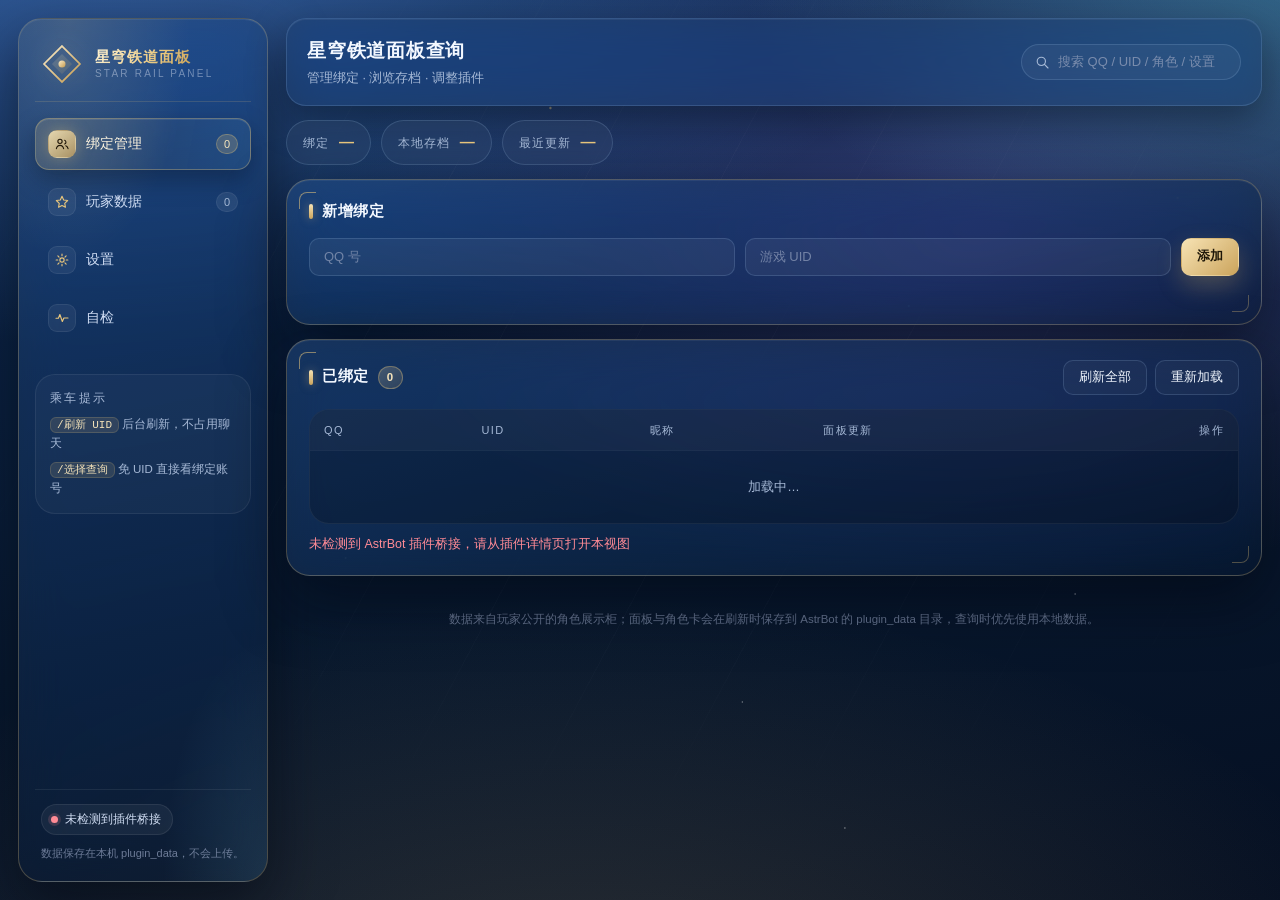
<file: views/admin/index.html>
<!doctype html>
<html lang="zh-CN">
  <head>
    <meta charset="utf-8" />
    <meta name="viewport" content="width=device-width, initial-scale=1" />
    <title>星穹铁道面板查询</title>
    <link
      rel="icon"
      href="data:image/svg+xml,%3Csvg xmlns='http://www.w3.org/2000/svg' viewBox='0 0 32 32'%3E%3Cpath d='M16 2 30 16 16 30 2 16Z' fill='none' stroke='%23e8c67c' stroke-width='2'/%3E%3Ccircle cx='16' cy='16' r='3' fill='%23e8c67c'/%3E%3C/svg%3E"
    />
    <link rel="stylesheet" href="./style.css" />
  </head>
  <body>
    <div class="stars" aria-hidden="true"></div>

    <!-- 图标库：全部内联，不依赖任何图片或字体 -->
    <svg class="sprite" aria-hidden="true">
      <symbol id="i-users" viewBox="0 0 24 24">
        <circle cx="9" cy="8" r="3.2" />
        <path d="M3.6 19c.6-3.2 2.9-5 5.4-5s4.8 1.8 5.4 5" />
        <path d="M16 6.4a3 3 0 0 1 0 5.6" />
        <path d="M17.7 14.6c1.8.6 3 2.2 3.4 4.4" />
      </symbol>
      <symbol id="i-star" viewBox="0 0 24 24">
        <path d="M12 3.4 14.5 9l6 .8-4.4 4.2 1.1 5.9L12 17.2 6.8 19.9l1.1-5.9L3.5 9.8l6-.8Z" />
      </symbol>
      <symbol id="i-gear" viewBox="0 0 24 24">
        <circle cx="12" cy="12" r="3.2" />
        <path d="M12 3.2v2.5M12 18.3v2.5M3.2 12h2.5M18.3 12h2.5M5.8 5.8l1.8 1.8M16.4 16.4l1.8 1.8M18.2 5.8l-1.8 1.8M7.6 16.4l-1.8 1.8" />
      </symbol>
      <symbol id="i-pulse" viewBox="0 0 24 24">
        <path d="M3 12.4h3.6l2.2-5.6 3.7 10.4 2.3-5.2H21" />
      </symbol>
      <symbol id="i-search" viewBox="0 0 24 24">
        <circle cx="11" cy="11" r="6.2" />
        <path d="M15.7 15.7 21 21" />
      </symbol>
      <symbol id="i-refresh" viewBox="0 0 24 24">
        <path d="M20 12a8 8 0 1 1-2.6-5.9" />
        <path d="M20 4.4V10h-5.6" />
      </symbol>
      <symbol id="i-menu" viewBox="0 0 24 24">
        <path d="M4 7h16M4 12h16M4 17h16" />
      </symbol>
      <symbol id="i-close" viewBox="0 0 24 24">
        <path d="M6 6l12 12M18 6 6 18" />
      </symbol>
      <symbol id="i-plus" viewBox="0 0 24 24">
        <path d="M12 5v14M5 12h14" />
      </symbol>
      <symbol id="i-minus" viewBox="0 0 24 24">
        <path d="M5 12h14" />
      </symbol>
      <symbol id="i-expand" viewBox="0 0 24 24">
        <path d="M9 4H4v5M15 4h5v5M9 20H4v-5M15 20h5v-5" />
      </symbol>
    </svg>

    <div class="shell">
      <!-- ================= 侧边栏 ================= -->
      <aside class="sidebar">
        <div class="brand">
          <svg class="brand-mark" viewBox="0 0 48 48" aria-hidden="true">
            <defs>
              <linearGradient id="markGrad" x1="0" y1="0" x2="1" y2="1">
                <stop offset="0" stop-color="#fbeecd" />
                <stop offset="1" stop-color="#c59a4c" />
              </linearGradient>
            </defs>
            <path
              d="M24 3.5 44.5 24 24 44.5 3.5 24Z"
              fill="none"
              stroke="url(#markGrad)"
              stroke-width="2"
            />
            <path d="M24 12.5 35.5 24 24 35.5 12.5 24Z" fill="url(#markGrad)" opacity=".16" />
            <circle cx="24" cy="24" r="4" fill="url(#markGrad)" />
          </svg>
          <div class="brand-text">
            <strong>星穹铁道面板</strong>
            <span>Star Rail Panel</span>
          </div>
          <button
            class="menu-toggle"
            id="btn-menu"
            type="button"
            aria-expanded="false"
            aria-controls="nav"
          >
            <svg class="ico"><use href="#i-menu" /></svg>
            <span>菜单</span>
          </button>
        </div>

        <nav class="nav" id="nav" aria-label="控制面板导航">
          <button class="tab active" data-tab="bindings">
            <span class="tab-ico"><svg class="ico"><use href="#i-users" /></svg></span>
            <span class="tab-label">绑定管理</span>
            <span class="tab-count" id="nav-bindings">0</span>
          </button>
          <button class="tab" data-tab="players">
            <span class="tab-ico"><svg class="ico"><use href="#i-star" /></svg></span>
            <span class="tab-label">玩家数据</span>
            <span class="tab-count" id="nav-players">0</span>
          </button>
          <button class="tab" data-tab="settings">
            <span class="tab-ico"><svg class="ico"><use href="#i-gear" /></svg></span>
            <span class="tab-label">设置</span>
          </button>
          <button class="tab" data-tab="diagnose">
            <span class="tab-ico"><svg class="ico"><use href="#i-pulse" /></svg></span>
            <span class="tab-label">自检</span>
          </button>
        </nav>

        <div class="side-tips" aria-hidden="true">
          <p class="side-tips-title">乘车提示</p>
          <p><code>/刷新 UID</code> 后台刷新，不占用聊天</p>
          <p><code>/选择查询</code> 免 UID 直接看绑定账号</p>
        </div>

        <div class="side-foot">
          <div class="bridge-chip" id="bridge-chip">
            <span class="dot" id="bridge-dot"></span>
            <span id="bridge-text">连接中…</span>
          </div>
          <p class="side-tip">数据保存在本机 plugin_data，不会上传。</p>
        </div>
      </aside>

      <div class="nav-mask" id="nav-mask" hidden></div>

      <!-- ================= 主区 ================= -->
      <main class="main">
        <header class="topbar">
          <div class="topbar-title">
            <h1>星穹铁道面板查询</h1>
            <p class="sub" id="page-sub">管理绑定 · 浏览存档 · 调整插件</p>
          </div>
          <div class="topbar-tools">
            <label class="search">
              <svg class="ico search-ico"><use href="#i-search" /></svg>
              <input
                id="table-search"
                type="search"
                placeholder="搜索 QQ / UID / 角色 / 设置项"
                autocomplete="off"
              />
            </label>
          </div>
        </header>

        <div class="hud-row">
          <div class="hud">
            <span class="hud-key">绑定</span>
            <strong id="hud-bindings">—</strong>
          </div>
          <div class="hud">
            <span class="hud-key">本地存档</span>
            <strong id="hud-panels">—</strong>
          </div>
          <div class="hud">
            <span class="hud-key">最近更新</span>
            <strong id="hud-update">—</strong>
          </div>
        </div>

        <!-- ================= 绑定管理 ================= -->
        <div class="tab-panel active" id="tab-bindings">
          <section class="card">
            <div class="card-head">
              <h2>新增绑定</h2>
            </div>
            <form id="add-form" class="row">
              <input
                id="input-qq"
                placeholder="QQ 号"
                inputmode="numeric"
                autocomplete="off"
              />
              <input
                id="input-uid"
                placeholder="游戏 UID"
                inputmode="numeric"
                autocomplete="off"
              />
              <button type="submit" class="primary">添加</button>
            </form>
            <p id="add-msg" class="msg"></p>
          </section>

          <section class="card">
            <div class="card-head">
              <h2>
                已绑定
                <span id="total" class="badge">0</span>
              </h2>
              <div class="actions">
                <button id="btn-refresh-all" class="ghost">刷新全部</button>
                <button id="btn-reload" class="ghost">重新加载</button>
              </div>
            </div>

            <div class="table-wrap">
              <table>
                <thead>
                  <tr>
                    <th>QQ</th>
                    <th>UID</th>
                    <th>昵称</th>
                    <th>面板更新</th>
                    <th class="col-actions">操作</th>
                  </tr>
                </thead>
                <tbody id="tbody">
                  <tr>
                    <td colspan="5" class="empty">加载中…</td>
                  </tr>
                </tbody>
              </table>
            </div>
            <p id="table-msg" class="msg"></p>
          </section>
        </div>

        <!-- ================= 玩家数据 ================= -->
        <div class="tab-panel" id="tab-players">
          <section class="card">
            <div class="card-head">
              <h2>
                本地存档
                <span id="panel-total" class="badge">0</span>
              </h2>
              <div class="actions">
                <button id="btn-panels-reload" class="ghost">重新加载</button>
              </div>
            </div>
            <p class="muted" id="last-update"></p>

            <!-- 横向 UID 选择条：点一下直接看角色，不需要再点「查看」 -->
            <div class="uid-strip" id="uid-strip"></div>
            <p id="panels-msg" class="msg"></p>
          </section>

          <section class="card" id="detail-card" hidden>
            <div class="card-head">
              <h2 id="detail-title">角色详情</h2>
              <div class="actions">
                <button id="btn-detail-refresh" class="ghost">刷新这个玩家</button>
                <button id="btn-detail-close" class="ghost">关闭</button>
              </div>
            </div>

            <!-- 横向角色选择条 -->
            <div class="char-strip" id="char-list"></div>

            <div class="detail-columns">
              <div class="pane card-pane">
                <div class="pane-head">
                  <span class="pane-title">角色卡</span>
                  <button id="btn-expand-card" class="ghost pane-action" hidden>
                    <svg class="ico"><use href="#i-expand" /></svg>
                    <span>放大查看</span>
                  </button>
                </div>
                <div class="preview" id="preview">
                  <p class="muted" id="preview-tip">选择上方角色查看角色卡</p>
                  <div id="preview-img-wrap" hidden>
                    <img id="preview-img" alt="角色卡" />
                  </div>
                  <iframe
                    id="preview-frame"
                    title="角色卡预览"
                    sandbox=""
                    hidden
                  ></iframe>
                </div>
              </div>

              <div class="pane text-pane">
                <div class="pane-head">
                  <span class="pane-title">文字面板</span>
                </div>
                <pre id="preview-text" class="preview-text">选择角色查看文字面板</pre>
              </div>
            </div>
          </section>
        </div>

        <!-- ================= 设置 ================= -->
        <div class="tab-panel" id="tab-settings">
          <section class="card">
            <div class="card-head">
              <h2>插件设置</h2>
              <div class="actions">
                <button id="btn-settings-reload" class="ghost">重新读取</button>
                <button type="button" id="btn-settings-save" class="primary">
                  保存设置
                </button>
              </div>
            </div>
            <p class="muted">
              保存后会写回插件配置并立即生效（自动更新间隔会在改动后重启定时任务）。
            </p>
            <form id="settings-form" class="settings-form"></form>
            <p id="settings-msg" class="msg"></p>
          </section>
        </div>

        <!-- ================= 自检 ================= -->
        <div class="tab-panel" id="tab-diagnose">
          <section class="card">
            <div class="card-head">
              <h2>环境自检</h2>
              <div class="actions">
                <button id="btn-render-test" class="ghost">测试渲染</button>
                <button id="btn-diagnose" class="ghost">运行自检</button>
              </div>
            </div>
            <p class="muted">
              刷新失败、角色卡不出图时先看这里：能直接定位是解析库、渲染服务还是
              图片下载的问题。「测试渲染」会用一个极简页面测端点耗时。
            </p>
            <p id="diag-msg" class="msg"></p>
            <div id="checks" class="checks"></div>
            <div class="table-wrap" id="diag-info-wrap">
              <table class="kv-table">
                <tbody id="diag-info"></tbody>
              </table>
            </div>
          </section>
        </div>

        <footer class="foot">
          数据来自玩家公开的角色展示柜；面板与角色卡会在刷新时保存到 AstrBot 的
          plugin_data 目录，查询时优先使用本地数据。
        </footer>
      </main>
    </div>

    <!-- 角色卡放大查看 -->
    <div class="lightbox" id="lightbox" hidden>
      <div class="lightbox-mask" id="lightbox-mask"></div>
      <div class="lightbox-panel" role="dialog" aria-modal="true" aria-label="角色卡大图">
        <div class="lightbox-bar">
          <span class="lightbox-title" id="lightbox-title">角色卡</span>
          <div class="lightbox-tools">
            <button class="ghost" id="btn-zoom-out" title="缩小" aria-label="缩小">
              <svg class="ico"><use href="#i-minus" /></svg>
            </button>
            <button class="ghost zoom-value" id="btn-zoom-reset" title="恢复适应大小">
              适应
            </button>
            <button class="ghost" id="btn-zoom-in" title="放大" aria-label="放大">
              <svg class="ico"><use href="#i-plus" /></svg>
            </button>
            <button class="ghost" id="btn-lightbox-close" title="关闭" aria-label="关闭">
              <svg class="ico"><use href="#i-close" /></svg>
            </button>
          </div>
        </div>
        <div class="lightbox-stage" id="lightbox-stage">
          <img id="lightbox-img" alt="角色卡大图" />
        </div>
        <p class="lightbox-tip">滚轮或按钮缩放，拖动查看细节，Esc 或点击遮罩关闭</p>
      </div>
    </div>

    <script type="module" src="./app.js"></script>
  </body>
</html>
</file>
<file: views/admin/style.css>
/* 星穹铁道面板 —— 控制面板皮肤
 * 深空底色 + 磨砂玻璃 + 星穹金描边，所有图形均由 CSS/SVG 生成，无外部素材。
 */

:root {
  /* 银河蓝：比 2.0.0 的深空更亮一档 */
  --bg-0: #071a36;
  --bg-1: #0f2f5c;
  --bg-2: #163f74;

  --glass: rgba(32, 62, 106, 0.5);
  --glass-soft: rgba(255, 255, 255, 0.06);
  --glass-line: rgba(178, 214, 255, 0.16);
  --gold-line: rgba(232, 198, 124, 0.28);

  --text: #f3f8ff;
  --text-dim: #d0ddf3;
  --muted: #a6b9d6;

  --gold: #e8c67c;
  --gold-deep: #cba45c;
  --cyan: #7fd8ff;
  --violet: #a99bff;

  --ok: #5fe3b0;
  --danger: #ff8b96;
  --warn: #ffc86b;

  --radius-xl: 24px;
  --radius-lg: 20px;
  --radius-md: 14px;
  --radius-sm: 10px;

  --shadow: 0 24px 60px rgba(2, 6, 16, 0.55);
  --font: "Segoe UI", -apple-system, BlinkMacSystemFont, "Microsoft YaHei",
    "PingFang SC", sans-serif;
}

* {
  box-sizing: border-box;
}

/* hidden 属性优先于各组件自己的 display，否则搜索过滤会失效 */
[hidden] {
  display: none !important;
}

/* 内联 SVG 图标 */
.sprite {
  position: absolute;
  width: 0;
  height: 0;
  overflow: hidden;
}

.ico {
  width: 16px;
  height: 16px;
  flex: none;
  fill: none;
  stroke: currentColor;
  stroke-width: 1.7;
  stroke-linecap: round;
  stroke-linejoin: round;
}

html,
body {
  min-height: 100%;
}

body {
  margin: 0;
  padding: 18px;
  background:
    radial-gradient(120% 90% at 8% -12%, rgba(104, 162, 255, 0.46), transparent 56%),
    radial-gradient(85% 70% at 102% -4%, rgba(118, 226, 255, 0.34), transparent 52%),
    radial-gradient(70% 55% at 76% 26%, rgba(160, 132, 255, 0.26), transparent 72%),
    radial-gradient(110% 80% at 45% 114%, rgba(232, 198, 124, 0.16), transparent 60%),
    linear-gradient(168deg, #0d2b55 0%, #08192f 58%, #050f22 100%);
  color: var(--text);
  font-family: var(--font);
  font-size: 14px;
  line-height: 1.65;
  -webkit-font-smoothing: antialiased;
}

/* ---------------- 星空背景 ---------------- */

.stars {
  position: fixed;
  inset: 0;
  pointer-events: none;
  z-index: 0;
  background-image:
    radial-gradient(1.6px 1.6px at 12% 18%, rgba(255, 255, 255, 0.75), transparent),
    radial-gradient(1.4px 1.4px at 27% 62%, rgba(255, 255, 255, 0.55), transparent),
    radial-gradient(1.8px 1.8px at 43% 12%, rgba(232, 198, 124, 0.8), transparent),
    radial-gradient(1.2px 1.2px at 58% 78%, rgba(255, 255, 255, 0.5), transparent),
    radial-gradient(1.5px 1.5px at 71% 34%, rgba(127, 216, 255, 0.7), transparent),
    radial-gradient(1.3px 1.3px at 84% 66%, rgba(255, 255, 255, 0.55), transparent),
    radial-gradient(1.7px 1.7px at 92% 22%, rgba(232, 198, 124, 0.55), transparent),
    radial-gradient(1.1px 1.1px at 6% 88%, rgba(255, 255, 255, 0.4), transparent),
    radial-gradient(1.4px 1.4px at 66% 92%, rgba(255, 255, 255, 0.45), transparent),
    radial-gradient(1.2px 1.2px at 34% 40%, rgba(255, 255, 255, 0.35), transparent);
  opacity: 0.95;
}

.stars::after {
  content: "";
  position: absolute;
  inset: 0;
  background: repeating-linear-gradient(
    118deg,
    rgba(255, 255, 255, 0.035) 0 1px,
    transparent 1px 120px
  );
  mask-image: radial-gradient(70% 60% at 50% 40%, #000 20%, transparent 100%);
}

/* ---------------- 布局 ---------------- */

.shell {
  position: relative;
  z-index: 1;
  display: grid;
  grid-template-columns: 250px minmax(0, 1fr);
  gap: 18px;
  max-width: 1360px;
  margin: 0 auto;
  align-items: start;
}

.sidebar {
  position: sticky;
  top: 18px;
  display: flex;
  flex-direction: column;
  gap: 16px;
  padding: 20px 16px 16px;
  min-height: calc(100vh - 36px);
  border-radius: var(--radius-xl);
  border: 1px solid var(--gold-line);
  background: linear-gradient(
    170deg,
    rgba(38, 74, 126, 0.62),
    rgba(10, 25, 48, 0.6)
  );
  backdrop-filter: blur(22px) saturate(150%);
  -webkit-backdrop-filter: blur(22px) saturate(150%);
  box-shadow: var(--shadow), inset 0 1px 0 rgba(255, 255, 255, 0.07);
  overflow: hidden;
}

.sidebar::before {
  content: "";
  position: absolute;
  inset: 0;
  pointer-events: none;
  background:
    radial-gradient(70% 40% at 20% 0%, rgba(232, 198, 124, 0.16), transparent 70%),
    radial-gradient(60% 40% at 100% 100%, rgba(127, 216, 255, 0.12), transparent 70%);
}

.brand {
  position: relative;
  display: flex;
  align-items: center;
  gap: 12px;
  padding: 4px 6px 16px;
  border-bottom: 1px solid rgba(232, 198, 124, 0.16);
}

.brand-mark {
  width: 42px;
  height: 42px;
  flex: none;
  filter: drop-shadow(0 0 12px rgba(232, 198, 124, 0.35));
}

.brand-text {
  display: flex;
  flex-direction: column;
  line-height: 1.35;
  min-width: 0;
}

.brand-text strong {
  font-size: 15px;
  letter-spacing: 0.06em;
  background: linear-gradient(120deg, #fdf2d3, var(--gold) 55%, #b98f48);
  -webkit-background-clip: text;
  background-clip: text;
  color: transparent;
}

.brand-text span {
  font-size: 10px;
  letter-spacing: 0.22em;
  text-transform: uppercase;
  color: rgba(233, 238, 251, 0.42);
}

/* ---------------- 侧边导航 ---------------- */

/* 手机端的菜单按钮，桌面隐藏 */
.menu-toggle {
  display: none;
  align-items: center;
  gap: 6px;
  margin-left: auto;
  padding: 7px 12px;
  border-radius: 999px;
  font-size: 12px;
  flex: none;
}

.menu-toggle .ico {
  width: 15px;
  height: 15px;
}

/* 抽屉打开时的遮罩 */
.nav-mask {
  position: fixed;
  inset: 0;
  z-index: 30;
  background: rgba(4, 10, 22, 0.5);
  backdrop-filter: blur(2px);
  -webkit-backdrop-filter: blur(2px);
}

.nav {
  position: relative;
  display: flex;
  flex-direction: column;
  gap: 6px;
}

.tab {
  display: flex;
  align-items: center;
  gap: 10px;
  width: 100%;
  padding: 11px 12px;
  border: 1px solid transparent;
  border-radius: var(--radius-md);
  background: transparent;
  color: var(--text-dim);
  font-size: 13.5px;
  font-family: inherit;
  text-align: left;
  cursor: pointer;
  transition: background 0.18s ease, border-color 0.18s ease, color 0.18s ease,
    transform 0.18s ease;
}

.tab-ico {
  display: grid;
  place-items: center;
  width: 28px;
  height: 28px;
  flex: none;
  border-radius: 9px;
  background: rgba(255, 255, 255, 0.06);
  border: 1px solid rgba(255, 255, 255, 0.07);
  font-size: 13px;
  color: var(--gold);
  transition: inherit;
}

.tab-label {
  flex: 1 1 auto;
  min-width: 0;
  white-space: nowrap;
  overflow: hidden;
  text-overflow: ellipsis;
}

.tab-count {
  min-width: 22px;
  padding: 0 7px;
  border-radius: 999px;
  background: rgba(255, 255, 255, 0.08);
  border: 1px solid rgba(255, 255, 255, 0.06);
  color: var(--muted);
  font-size: 11px;
  line-height: 18px;
  text-align: center;
}

.tab:hover {
  background: rgba(255, 255, 255, 0.05);
  border-color: rgba(232, 198, 124, 0.18);
  color: var(--text);
}

.tab.active {
  background: linear-gradient(
    100deg,
    rgba(232, 198, 124, 0.18),
    rgba(232, 198, 124, 0.04) 62%,
    rgba(127, 216, 255, 0.08)
  );
  border-color: rgba(232, 198, 124, 0.34);
  color: #fff6e0;
  box-shadow: 0 10px 26px rgba(0, 0, 0, 0.28),
    inset 0 1px 0 rgba(255, 255, 255, 0.09);
}

.tab.active .tab-ico {
  background: linear-gradient(140deg, rgba(246, 227, 180, 0.9), rgba(203, 164, 92, 0.75));
  color: #22190a;
  border-color: transparent;
  box-shadow: 0 0 16px rgba(232, 198, 124, 0.35);
}

.tab.active .tab-count {
  background: rgba(232, 198, 124, 0.2);
  border-color: rgba(232, 198, 124, 0.3);
  color: #f7e6bd;
}

.side-foot {
  position: relative;
  margin-top: auto;
  padding: 14px 6px 2px;
  border-top: 1px solid rgba(255, 255, 255, 0.07);
}

.bridge-chip {
  display: inline-flex;
  align-items: center;
  gap: 7px;
  padding: 5px 11px 5px 9px;
  border-radius: 999px;
  background: rgba(255, 255, 255, 0.05);
  border: 1px solid rgba(255, 255, 255, 0.08);
  font-size: 11.5px;
  color: var(--text-dim);
}

.bridge-chip .dot {
  width: 7px;
  height: 7px;
  border-radius: 50%;
  background: var(--muted);
  box-shadow: 0 0 0 3px rgba(141, 155, 184, 0.14);
}

.bridge-chip.on .dot {
  background: var(--ok);
  box-shadow: 0 0 0 3px rgba(95, 227, 176, 0.16),
    0 0 10px rgba(95, 227, 176, 0.55);
}

.bridge-chip.off .dot {
  background: var(--danger);
  box-shadow: 0 0 0 3px rgba(255, 139, 150, 0.16);
}

.side-tip {
  margin: 10px 0 0;
  font-size: 11px;
  line-height: 1.6;
  color: rgba(141, 155, 184, 0.75);
}

.side-tips {
  position: relative;
  margin-top: 14px;
  padding: 14px 14px 8px;
  border-radius: var(--radius-lg);
  border: 1px solid rgba(255, 255, 255, 0.07);
  background: rgba(255, 255, 255, 0.03);
}

.side-tips-title {
  margin: 0 0 8px;
  font-size: 10.5px;
  letter-spacing: 0.2em;
  color: rgba(232, 198, 124, 0.8);
}

.side-tips p {
  margin: 0 0 7px;
  font-size: 11.5px;
  line-height: 1.65;
  color: var(--muted);
}

.side-tips code {
  padding: 1px 6px;
  border-radius: 6px;
  border: 1px solid rgba(232, 198, 124, 0.18);
  background: rgba(232, 198, 124, 0.12);
  color: #f3e2b9;
  font-family: ui-monospace, Consolas, "Courier New", monospace;
  font-size: 11px;
}

/* ---------------- 主区 ---------------- */

.main {
  display: flex;
  flex-direction: column;
  gap: 14px;
  min-width: 0;
}

.topbar {
  display: flex;
  align-items: center;
  justify-content: space-between;
  gap: 18px;
  flex-wrap: wrap;
  padding: 16px 20px;
  border-radius: var(--radius-lg);
  border: 1px solid var(--glass-line);
  background: var(--glass);
  backdrop-filter: blur(18px) saturate(140%);
  -webkit-backdrop-filter: blur(18px) saturate(140%);
  box-shadow: 0 14px 38px rgba(2, 6, 16, 0.42),
    inset 0 1px 0 rgba(255, 255, 255, 0.06);
}

.topbar-title h1 {
  margin: 0;
  font-size: 19px;
  font-weight: 600;
  letter-spacing: 0.04em;
}

.topbar-title .sub {
  margin: 2px 0 0;
  font-size: 12.5px;
  color: var(--muted);
}

.topbar-tools {
  display: flex;
  align-items: center;
  gap: 10px;
  flex-wrap: wrap;
}

.search {
  display: flex;
  align-items: center;
  gap: 8px;
  padding: 0 12px;
  height: 36px;
  min-width: 220px;
  border-radius: 999px;
  border: 1px solid var(--glass-line);
  background: rgba(255, 255, 255, 0.045);
  transition: border-color 0.18s ease, box-shadow 0.18s ease;
}

.search:focus-within {
  border-color: rgba(232, 198, 124, 0.45);
  box-shadow: 0 0 0 3px rgba(232, 198, 124, 0.1);
}

.search-ico {
  font-size: 14px;
  color: var(--muted);
}

.search input {
  flex: 1 1 auto;
  min-width: 0;
  padding: 0;
  border: 0;
  background: transparent;
  color: var(--text);
  font-size: 13px;
  font-family: inherit;
  outline: none;
}

.search input::placeholder {
  color: rgba(141, 155, 184, 0.8);
}

/* ---------------- HUD 数据条 ---------------- */

.hud-row {
  display: flex;
  flex-wrap: wrap;
  gap: 10px;
}

.hud {
  display: flex;
  align-items: baseline;
  gap: 10px;
  padding: 9px 16px;
  border-radius: 999px;
  border: 1px solid var(--glass-line);
  background: rgba(255, 255, 255, 0.04);
  backdrop-filter: blur(12px);
  -webkit-backdrop-filter: blur(12px);
  font-size: 12px;
}

.hud-key {
  color: var(--muted);
  letter-spacing: 0.08em;
}

.hud strong {
  font-size: 15px;
  font-weight: 600;
  color: var(--gold);
  font-variant-numeric: tabular-nums;
}

/* ---------------- 卡片 ---------------- */

.card {
  position: relative;
  padding: 20px 22px;
  margin-bottom: 14px;
  border-radius: var(--radius-xl);
  border: 1px solid var(--gold-line);
  background: linear-gradient(
    162deg,
    rgba(41, 79, 132, 0.5),
    rgba(9, 23, 44, 0.52)
  );
  backdrop-filter: blur(20px) saturate(150%);
  -webkit-backdrop-filter: blur(20px) saturate(150%);
  box-shadow: var(--shadow), inset 0 1px 0 rgba(255, 255, 255, 0.06);
  overflow: hidden;
}

.card::before,
.card::after {
  content: "";
  position: absolute;
  width: 16px;
  height: 16px;
  pointer-events: none;
  opacity: 0.55;
}

.card::before {
  top: 12px;
  left: 12px;
  border-top: 1.5px solid var(--gold);
  border-left: 1.5px solid var(--gold);
  border-top-left-radius: 8px;
}

.card::after {
  right: 12px;
  bottom: 12px;
  border-bottom: 1.5px solid rgba(232, 198, 124, 0.6);
  border-right: 1.5px solid rgba(232, 198, 124, 0.6);
  border-bottom-right-radius: 8px;
}

.card-head {
  display: flex;
  align-items: center;
  justify-content: space-between;
  gap: 12px;
  flex-wrap: wrap;
  margin-bottom: 14px;
}

.card-head h2 {
  display: flex;
  align-items: center;
  gap: 9px;
  margin: 0;
  font-size: 14.5px;
  font-weight: 600;
  letter-spacing: 0.04em;
}

.card-head h2::before {
  content: "";
  width: 4px;
  height: 15px;
  border-radius: 2px;
  background: linear-gradient(180deg, #f7e3b4, var(--gold-deep));
  box-shadow: 0 0 10px rgba(232, 198, 124, 0.5);
}

.badge {
  display: inline-block;
  min-width: 24px;
  padding: 1px 8px;
  border-radius: 999px;
  background: linear-gradient(140deg, rgba(246, 227, 180, 0.22), rgba(203, 164, 92, 0.14));
  border: 1px solid rgba(232, 198, 124, 0.35);
  color: #f6e4bb;
  font-size: 11.5px;
  font-weight: 600;
  text-align: center;
  font-variant-numeric: tabular-nums;
}

.actions {
  display: flex;
  gap: 8px;
  flex-wrap: wrap;
}

.muted {
  margin: 0 0 10px;
  color: var(--muted);
  font-size: 12.5px;
}

/* ---------------- 表单控件 ---------------- */

input,
select,
textarea {
  font-family: inherit;
  color: var(--text);
}

.row {
  display: flex;
  flex-wrap: wrap;
  gap: 10px;
}

.row input {
  flex: 1 1 150px;
  min-width: 0;
  height: 38px;
  padding: 0 14px;
  border-radius: var(--radius-sm);
  border: 1px solid var(--glass-line);
  background: rgba(255, 255, 255, 0.05);
  font-size: 13px;
  outline: none;
  transition: border-color 0.18s ease, box-shadow 0.18s ease,
    background 0.18s ease;
}

.row input::placeholder {
  color: rgba(141, 155, 184, 0.75);
}

.row input:focus {
  border-color: rgba(232, 198, 124, 0.5);
  background: rgba(255, 255, 255, 0.07);
  box-shadow: 0 0 0 3px rgba(232, 198, 124, 0.12);
}

button {
  padding: 8px 15px;
  border-radius: var(--radius-sm);
  border: 1px solid var(--glass-line);
  background: rgba(255, 255, 255, 0.05);
  color: var(--text);
  font-family: inherit;
  font-size: 12.5px;
  cursor: pointer;
  transition: background 0.18s ease, border-color 0.18s ease,
    transform 0.18s ease, box-shadow 0.18s ease, color 0.18s ease;
}

button:hover:not(:disabled) {
  background: rgba(255, 255, 255, 0.09);
  border-color: rgba(232, 198, 124, 0.32);
  transform: translateY(-1px);
}

button:active:not(:disabled) {
  transform: translateY(0);
}

button:disabled {
  opacity: 0.45;
  cursor: not-allowed;
  transform: none;
}

button.primary {
  border-color: transparent;
  background: linear-gradient(135deg, #f7e3b4, var(--gold-deep));
  color: #1d1608;
  font-weight: 600;
  letter-spacing: 0.02em;
  box-shadow: 0 10px 24px rgba(203, 164, 92, 0.3);
}

button.primary:hover:not(:disabled) {
  background: linear-gradient(135deg, #fdf0cd, #d8b169);
  box-shadow: 0 12px 30px rgba(203, 164, 92, 0.42);
}

button.ghost {
  background: rgba(255, 255, 255, 0.03);
}

button.danger {
  color: var(--danger);
  border-color: rgba(255, 139, 150, 0.28);
  background: rgba(255, 139, 150, 0.06);
}

button.danger:hover:not(:disabled) {
  background: rgba(255, 139, 150, 0.14);
  border-color: rgba(255, 139, 150, 0.5);
}

/* ---------------- 表格 ---------------- */

.table-wrap {
  overflow-x: auto;
  -webkit-overflow-scrolling: touch;
  border-radius: var(--radius-lg);
  border: 1px solid rgba(255, 255, 255, 0.06);
  background: rgba(6, 11, 22, 0.28);
}

table {
  width: 100%;
  border-collapse: collapse;
  font-size: 12.5px;
}

th,
td {
  padding: 11px 14px;
  text-align: left;
  white-space: nowrap;
  border-bottom: 1px solid rgba(255, 255, 255, 0.06);
}

th {
  font-size: 11px;
  font-weight: 500;
  letter-spacing: 0.12em;
  color: var(--muted);
  text-transform: uppercase;
  background: rgba(255, 255, 255, 0.03);
}

tbody tr {
  transition: background 0.16s ease;
}

tbody tr:hover {
  background: rgba(232, 198, 124, 0.06);
}

tbody tr:last-child td {
  border-bottom: none;
}

.col-actions {
  text-align: right;
}

td.acts {
  text-align: right;
}

td.acts button {
  padding: 5px 11px;
  margin-left: 6px;
  font-size: 11.5px;
}

.empty {
  padding: 26px 0;
  text-align: center;
  color: var(--muted);
  white-space: normal;
}

.msg {
  margin: 10px 0 0;
  min-height: 18px;
  font-size: 12.5px;
  color: var(--muted);
}

.msg.ok {
  color: var(--ok);
}

.msg.err {
  color: var(--danger);
}

.msg.warn {
  color: var(--warn);
}

/* ---------------- 标签面板 ---------------- */

.tab-panel {
  display: none;
}

.tab-panel.active {
  display: block;
  animation: panel-in 0.28s ease both;
}

@keyframes panel-in {
  from {
    opacity: 0;
    transform: translateY(6px);
  }
  to {
    opacity: 1;
    transform: none;
  }
}

/* ---------------- 横向选择条（UID / 角色） ---------------- */

.uid-strip,
.char-strip {
  display: flex;
  gap: 10px;
  overflow-x: auto;
  padding: 4px 2px 10px;
  scrollbar-width: thin;
}

.uid-strip::-webkit-scrollbar,
.char-strip::-webkit-scrollbar {
  height: 6px;
}

.uid-strip::-webkit-scrollbar-thumb,
.char-strip::-webkit-scrollbar-thumb {
  background: rgba(232, 198, 124, 0.25);
  border-radius: 999px;
}

.uid-chip,
.char-item {
  display: flex;
  flex-direction: column;
  align-items: flex-start;
  gap: 2px;
  flex: 0 0 auto;
  min-width: 156px;
  padding: 10px 14px;
  border-radius: var(--radius-md);
  border: 1px solid rgba(255, 255, 255, 0.09);
  background: rgba(255, 255, 255, 0.045);
  text-align: left;
}

.uid-chip:hover,
.char-item:hover {
  transform: translateY(-1px);
  border-color: rgba(232, 198, 124, 0.34);
  background: rgba(255, 255, 255, 0.07);
}

.uid-chip.active,
.char-item.active {
  border-color: rgba(232, 198, 124, 0.6);
  background: linear-gradient(
    120deg,
    rgba(232, 198, 124, 0.2),
    rgba(127, 216, 255, 0.1)
  );
  box-shadow: 0 10px 24px rgba(0, 0, 0, 0.28),
    inset 0 1px 0 rgba(255, 255, 255, 0.12);
}

.uid-name,
.char-name {
  font-size: 13px;
  font-weight: 600;
  color: var(--text);
}

.uid-chip.active .uid-name,
.char-item.active .char-name {
  color: #fdf1cd;
}

.uid-meta,
.uid-time,
.char-meta {
  font-size: 11px;
  color: var(--muted);
}

.uid-time {
  opacity: 0.8;
}

.char-strip .char-item {
  min-width: 138px;
}

.strip-empty,
.filter-empty {
  margin: 8px 2px;
  color: var(--muted);
  font-size: 12px;
}

/* ---------------- 角色卡 / 文字面板 ---------------- */

.detail-columns {
  display: grid;
  grid-template-columns: minmax(0, 1.4fr) minmax(300px, 0.85fr);
  gap: 14px;
  align-items: start;
}

.pane {
  display: flex;
  flex-direction: column;
  min-width: 0;
  border-radius: var(--radius-lg);
  border: 1px solid rgba(255, 255, 255, 0.08);
  background: rgba(6, 16, 32, 0.32);
  overflow: hidden;
}

.pane-head {
  display: flex;
  align-items: center;
  justify-content: space-between;
  gap: 10px;
  padding: 10px 14px;
  border-bottom: 1px solid rgba(255, 255, 255, 0.07);
  background: rgba(255, 255, 255, 0.03);
}

.pane-title {
  font-size: 12.5px;
  letter-spacing: 0.08em;
  color: var(--gold);
}

.pane-action {
  display: inline-flex;
  align-items: center;
  gap: 6px;
  padding: 4px 11px;
  font-size: 11.5px;
}

.pane-action .ico {
  width: 13px;
  height: 13px;
}

/* 图片按容器高度缩放，一屏放下，不用滚动 */
.preview {
  position: relative;
  display: flex;
  align-items: center;
  justify-content: center;
  min-width: 0;
  height: min(72vh, 780px);
  padding: 12px;
  overflow: hidden;
}

/* 回退 HTML 预览时，把原因叠在底部，不去挤 iframe 的高度 */
#preview-tip.tip-overlay {
  position: absolute;
  right: 0;
  bottom: 2px;
  left: 0;
  margin: 0;
  padding: 0 8px;
  font-size: 11px;
  text-align: center;
  pointer-events: none;
}

.preview .muted {
  margin: 0;
  padding: 14px 10px;
  text-align: center;
}

#preview-img-wrap {
  display: flex;
  align-items: center;
  justify-content: center;
  width: 100%;
  height: 100%;
}

#preview-img {
  display: block;
  max-width: 100%;
  max-height: 100%;
  width: auto;
  border-radius: var(--radius-md);
  cursor: zoom-in;
  transition: transform 0.2s ease;
}

#preview-img:hover {
  transform: scale(1.008);
}

#preview-frame {
  width: 100%;
  height: 100%;
  border: 0;
  border-radius: var(--radius-md);
  background: transparent;
}

.text-pane .preview-text {
  flex: 1 1 auto;
}

.preview-text {
  margin: 0;
  padding: 14px 16px;
  max-height: min(72vh, 780px);
  overflow: auto;
  font-size: 12px;
  line-height: 1.8;
  white-space: pre-wrap;
  color: var(--text-dim);
}

/* ---------------- 角色卡放大 ---------------- */

body.no-scroll {
  overflow: hidden;
}

.lightbox {
  position: fixed;
  inset: 0;
  z-index: 90;
  display: flex;
  align-items: center;
  justify-content: center;
  padding: 18px;
}

.lightbox-mask {
  position: absolute;
  inset: 0;
  background: rgba(3, 8, 18, 0.72);
  backdrop-filter: blur(10px);
  -webkit-backdrop-filter: blur(10px);
}

.lightbox-panel {
  position: relative;
  z-index: 1;
  display: flex;
  flex-direction: column;
  width: min(1180px, 96vw);
  height: 92vh;
  border-radius: var(--radius-xl);
  border: 1px solid rgba(232, 198, 124, 0.28);
  background: linear-gradient(
    165deg,
    rgba(26, 52, 92, 0.86),
    rgba(6, 14, 28, 0.92)
  );
  box-shadow: 0 40px 90px rgba(0, 0, 0, 0.6);
  overflow: hidden;
  animation: lightbox-in 0.22s ease both;
}

@keyframes lightbox-in {
  from {
    opacity: 0;
    transform: scale(0.97);
  }
  to {
    opacity: 1;
    transform: none;
  }
}

.lightbox-bar {
  display: flex;
  align-items: center;
  justify-content: space-between;
  gap: 12px;
  padding: 10px 14px;
  border-bottom: 1px solid rgba(255, 255, 255, 0.08);
  background: rgba(255, 255, 255, 0.04);
}

.lightbox-title {
  font-size: 13px;
  font-weight: 600;
  letter-spacing: 0.04em;
  color: var(--gold);
  overflow: hidden;
  text-overflow: ellipsis;
  white-space: nowrap;
}

.lightbox-tools {
  display: flex;
  align-items: center;
  gap: 6px;
  flex: none;
}

.lightbox-tools button {
  display: inline-flex;
  align-items: center;
  justify-content: center;
  gap: 4px;
  min-width: 34px;
  padding: 6px 9px;
  font-size: 11.5px;
}

.lightbox-tools .zoom-value {
  min-width: 58px;
  font-variant-numeric: tabular-nums;
}

.lightbox-stage {
  flex: 1 1 auto;
  display: flex;
  align-items: flex-start;
  justify-content: flex-start;
  overflow: auto;
  padding: 14px;
  background:
    radial-gradient(80% 60% at 50% 0%, rgba(127, 216, 255, 0.06), transparent 70%),
    rgba(2, 6, 14, 0.55);
}

.lightbox-stage img {
  display: block;
  flex: none;
  max-width: none;
  margin: auto; /* 小于容器时居中，放大后从左上角开始可完整滚动 */
  border-radius: var(--radius-md);
  box-shadow: 0 18px 50px rgba(0, 0, 0, 0.45);
  cursor: default;
}

.lightbox-tip {
  margin: 0;
  padding: 8px 14px;
  border-top: 1px solid rgba(255, 255, 255, 0.06);
  font-size: 11.5px;
  color: var(--muted);
  text-align: center;
}

/* ---------------- 设置 ---------------- */

.settings-form {
  display: flex;
  flex-direction: column;
  gap: 16px;
  margin-bottom: 16px;
}

.setting-group {
  padding: 14px 16px 16px;
  border-radius: var(--radius-lg);
  border: 1px solid rgba(255, 255, 255, 0.07);
  background: rgba(255, 255, 255, 0.025);
}

.setting-group[hidden] {
  display: none;
}

.group-title {
  display: flex;
  align-items: center;
  gap: 8px;
  margin: 0 0 12px;
  font-size: 12px;
  font-weight: 600;
  letter-spacing: 0.12em;
  color: var(--gold);
}

.group-title::before {
  content: "";
  width: 5px;
  height: 5px;
  border-radius: 50%;
  background: var(--gold);
  box-shadow: 0 0 8px rgba(232, 198, 124, 0.7);
}

.setting-grid {
  display: grid;
  grid-template-columns: repeat(2, minmax(0, 1fr));
  gap: 12px;
}

.setting-row {
  display: grid;
  grid-template-columns: minmax(0, 1fr) auto;
  gap: 6px 14px;
  align-items: center;
  padding: 14px 16px;
  border-radius: var(--radius-lg);
  border: 1px solid rgba(255, 255, 255, 0.07);
  background: rgba(255, 255, 255, 0.035);
  transition: border-color 0.18s ease, background 0.18s ease;
}

.setting-row:hover {
  border-color: rgba(232, 198, 124, 0.24);
  background: rgba(255, 255, 255, 0.055);
}

.setting-label {
  font-size: 13px;
  font-weight: 500;
  color: var(--text);
}

.setting-control {
  justify-self: end;
  display: flex;
  align-items: center;
  gap: 8px;
  min-width: 0;
}

.setting-hint {
  grid-column: 1 / -1;
  margin: 0;
  font-size: 11.5px;
  line-height: 1.6;
  color: var(--muted);
}

.setting-control input,
.setting-control select,
.setting-control textarea {
  width: 150px;
  padding: 7px 11px;
  border-radius: var(--radius-sm);
  border: 1px solid var(--glass-line);
  background: rgba(255, 255, 255, 0.05);
  color: var(--text);
  font-size: 12.5px;
  outline: none;
  transition: border-color 0.18s ease, box-shadow 0.18s ease;
}

.setting-control input[type="text"] {
  width: 260px;
}

.setting-control select {
  width: 170px;
}

.setting-control select option {
  background: #101a2c;
  color: var(--text);
}

.setting-control input:focus,
.setting-control select:focus,
.setting-control textarea:focus {
  border-color: rgba(232, 198, 124, 0.5);
  box-shadow: 0 0 0 3px rgba(232, 198, 124, 0.12);
}

.setting-control input[type="checkbox"] {
  width: 19px;
  height: 19px;
  padding: 0;
  border-radius: 6px;
  accent-color: var(--gold-deep);
  cursor: pointer;
}

.setting-control textarea {
  width: 100%;
  min-height: 210px;
  padding: 12px 14px;
  font-size: 12px;
  line-height: 1.7;
  resize: vertical;
}

.setting-row.wide {
  grid-column: 1 / -1;
  grid-template-columns: 1fr;
  align-items: stretch;
}

.setting-row.wide .setting-control {
  justify-self: stretch;
}

/* ---------------- 自检 ---------------- */

.checks {
  display: grid;
  grid-template-columns: repeat(2, minmax(0, 1fr));
  gap: 9px;
  margin-bottom: 16px;
}

.check {
  display: flex;
  align-items: baseline;
  gap: 9px;
  padding: 11px 14px;
  border-radius: var(--radius-md);
  border: 1px solid rgba(255, 255, 255, 0.07);
  background: rgba(255, 255, 255, 0.035);
  font-size: 12.5px;
}

.check.ok {
  border-color: rgba(95, 227, 176, 0.26);
  background: rgba(95, 227, 176, 0.05);
}

.check.bad {
  border-color: rgba(255, 139, 150, 0.3);
  background: rgba(255, 139, 150, 0.06);
}

.check-mark {
  font-weight: 700;
}

.check.ok .check-mark {
  color: var(--ok);
}

.check.bad .check-mark {
  color: var(--danger);
}

.check-name {
  font-weight: 600;
  white-space: nowrap;
}

.check-detail {
  color: var(--muted);
  word-break: break-all;
}

.kv-table th {
  width: 210px;
  font-weight: 500;
  text-transform: none;
  letter-spacing: 0.02em;
  color: var(--text-dim);
  background: transparent;
}

.kv-table td {
  white-space: normal;
  word-break: break-all;
  color: var(--muted);
}

/* ---------------- 页脚 ---------------- */

.foot {
  padding: 6px 4px 14px;
  color: rgba(141, 155, 184, 0.7);
  font-size: 11.5px;
  line-height: 1.7;
  text-align: center;
}

/* ---------------- 响应式 ---------------- */

@media (max-width: 1080px) {
  .shell {
    grid-template-columns: 1fr;
  }

  .sidebar {
    position: static;
    min-height: 0;
    padding: 16px;
  }

  .nav {
    flex-direction: row;
    flex-wrap: wrap;
  }

  .tab {
    width: auto;
    flex: 1 1 150px;
  }

  .side-tips {
    display: none;
  }

  .side-foot {
    display: flex;
    align-items: center;
    justify-content: space-between;
    gap: 12px;
    margin-top: 4px;
  }

  .side-tip {
    margin: 0;
  }
}

/* 窄桌面 / 平板：角色卡与文字面板上下排列 */
@media (max-width: 960px) {
  .detail-columns {
    grid-template-columns: minmax(0, 1fr);
  }
}

@media (max-width: 760px) {
  body {
    padding: 12px;
  }

  .topbar {
    padding: 14px 16px;
  }

  .search {
    min-width: 0;
    width: 100%;
  }

  .card {
    padding: 16px;
  }

  .char-item {
    flex: 0 0 168px;
  }

  .setting-grid,
  .checks {
    grid-template-columns: 1fr;
  }

  .setting-control input,
  .setting-control select {
    width: 130px;
  }

  #preview-frame {
    width: 100%;
    height: 100%;
  }

  .uid-chip {
    min-width: 140px;
  }

  .row input {
    flex: 1 1 100%;
  }

  th,
  td {
    padding: 9px 10px;
  }

  td.acts button {
    padding: 4px 8px;
    margin-left: 4px;
    font-size: 11px;
  }

  /* 窄屏先隐藏「更新时间」列，把位置留给操作按钮 */
  #tab-bindings table th:nth-child(4),
  #tab-bindings table td:nth-child(4),
  #tab-players table th:nth-child(4),
  #tab-players table td:nth-child(4) {
    display: none;
  }
}

/* ---------------- 手机端（≤560px） ---------------- */

@media (max-width: 560px) {
  body {
    padding: 10px;
    overflow-x: hidden;
  }

  .shell {
    gap: 10px;
  }

  .sidebar {
    position: relative;
    /* 必须高于遮罩(30)，否则抽屉会被自己打开的 mask 挡住 */
    z-index: 50;
    padding: 12px 14px;
    border-radius: var(--radius-lg);
    overflow: visible;
  }

  .brand {
    gap: 10px;
    padding: 0;
    border-bottom: 0;
  }

  .menu-toggle {
    display: inline-flex;
  }

  .brand-mark {
    width: 34px;
    height: 34px;
  }

  .brand-text strong {
    font-size: 13.5px;
  }

  .brand-text span {
    font-size: 9px;
    letter-spacing: 0.16em;
  }

  /* 手机端导航：默认隐藏，点「菜单」拉起抽屉 */
  .nav {
    position: absolute;
    top: calc(100% + 8px);
    left: 0;
    right: 0;
    z-index: 40;
    display: none;
    flex-direction: column;
    gap: 6px;
    padding: 10px;
    border-radius: 18px;
    border: 1px solid rgba(232, 198, 124, 0.3);
    background: rgba(14, 35, 64, 0.97);
    backdrop-filter: blur(24px) saturate(150%);
    -webkit-backdrop-filter: blur(24px) saturate(150%);
    box-shadow: 0 28px 64px rgba(0, 0, 0, 0.55);
  }

  .nav.open {
    display: flex;
    animation: panel-in 0.18s ease both;
  }

  .tab {
    /* 覆盖平板断点里的 flex-basis，否则在竖向排列里会变成 150px 高 */
    flex: 0 0 auto;
    width: 100%;
    gap: 11px;
    padding: 10px 12px;
    font-size: 13px;
    border-radius: 14px;
    border-color: rgba(255, 255, 255, 0.07);
    background: rgba(255, 255, 255, 0.035);
  }

  .tab-ico {
    width: 32px;
    height: 32px;
    border-radius: 10px;
  }

  .tab-ico .ico {
    width: 17px;
    height: 17px;
  }

  .tab[data-tab="bindings"] .tab-ico {
    color: #8fd0ff;
    border-color: rgba(94, 180, 255, 0.32);
    background: rgba(94, 180, 255, 0.16);
  }

  .tab[data-tab="players"] .tab-ico {
    color: #f0d9a3;
    border-color: rgba(232, 198, 124, 0.34);
    background: rgba(232, 198, 124, 0.16);
  }

  .tab[data-tab="settings"] .tab-ico {
    color: #c9b6ff;
    border-color: rgba(170, 140, 255, 0.32);
    background: rgba(170, 140, 255, 0.16);
  }

  .tab[data-tab="diagnose"] .tab-ico {
    color: #8df0c8;
    border-color: rgba(95, 227, 176, 0.3);
    background: rgba(95, 227, 176, 0.15);
  }

  .tab.active {
    border-color: rgba(232, 198, 124, 0.5);
    background: linear-gradient(
      100deg,
      rgba(232, 198, 124, 0.26),
      rgba(127, 216, 255, 0.12)
    );
    box-shadow: 0 12px 28px rgba(0, 0, 0, 0.32),
      inset 0 1px 0 rgba(255, 255, 255, 0.1);
  }

  .tab.active .tab-ico {
    background: linear-gradient(140deg, #f7e3b4, #cba45c);
    border-color: transparent;
    color: #1d1608;
    box-shadow: 0 0 16px rgba(232, 198, 124, 0.45);
  }

  .tab-count {
    margin-left: auto;
    min-width: 22px;
    padding: 0 7px;
    font-size: 11px;
  }

  .side-foot {
    flex-wrap: wrap;
    gap: 8px;
    margin-top: 8px;
    padding-top: 8px;
  }

  .side-tip {
    display: none;
  }

  .topbar {
    padding: 12px 14px;
    gap: 10px;
  }

  .topbar-title,
  .topbar-tools {
    width: 100%;
  }

  .topbar-tools .search {
    flex: 1 1 100%;
  }

  .topbar-title h1 {
    font-size: 16px;
  }

  .topbar-title .sub {
    font-size: 11.5px;
  }

  .search {
    width: 100%;
    height: 34px;
  }

  /* HUD 单行横向滑动，避免挤成两三行 */
  .hud-row {
    flex-wrap: nowrap;
    overflow-x: auto;
    padding-bottom: 2px;
    scrollbar-width: none;
  }

  .hud-row::-webkit-scrollbar {
    display: none;
  }

  .hud {
    flex: 0 0 auto;
    gap: 7px;
    padding: 6px 12px;
    font-size: 11px;
  }

  .hud strong {
    font-size: 13px;
  }

  .card {
    padding: 14px;
    border-radius: var(--radius-lg);
  }

  .card-head {
    gap: 8px;
  }

  .card-head h2 {
    font-size: 13.5px;
  }

  .actions {
    gap: 6px;
  }

  button {
    padding: 7px 11px;
    font-size: 12px;
  }

  th,
  td {
    padding: 8px 9px;
    font-size: 11.5px;
  }

  td.acts button {
    padding: 3px 7px;
    font-size: 10.5px;
  }

  .settings-form {
    gap: 12px;
  }

  .setting-group {
    padding: 12px;
  }

  .setting-grid {
    gap: 10px;
  }

  /* 设置项改成上下结构，输入框占满一行 */
  .setting-row {
    grid-template-columns: minmax(0, 1fr);
    gap: 8px;
    padding: 12px 14px;
  }

  .setting-control {
    justify-self: stretch;
  }

  .setting-control input,
  .setting-control select {
    width: 100%;
  }

  .setting-control input[type="checkbox"] {
    width: 20px;
    height: 20px;
  }

  .setting-control textarea {
    min-height: 170px;
  }

  .check {
    flex-wrap: wrap;
    padding: 9px 12px;
    font-size: 11.5px;
  }

  /* 手机端卡片先按屏幕高度缩放，文字面板排在它下面 */
  .preview {
    height: 58vh;
  }

  .preview-text {
    max-height: 52vh;
  }

  #preview-frame {
    height: 100%;
  }

  .lightbox {
    padding: 8px;
  }

  .lightbox-panel {
    width: 100%;
    height: 94vh;
  }

  .lightbox-tip {
    font-size: 10.5px;
  }

  .char-item {
    flex: 0 0 150px;
    min-width: 150px;
  }

  .uid-chip {
    min-width: 150px;
  }

  .foot {
    font-size: 10.5px;
  }
}

/* 尊重系统减少动效设置 */
@media (prefers-reduced-motion: reduce) {
  *,
  *::before,
  *::after {
    animation-duration: 0.001ms !important;
    transition-duration: 0.001ms !important;
  }
}
</file>
